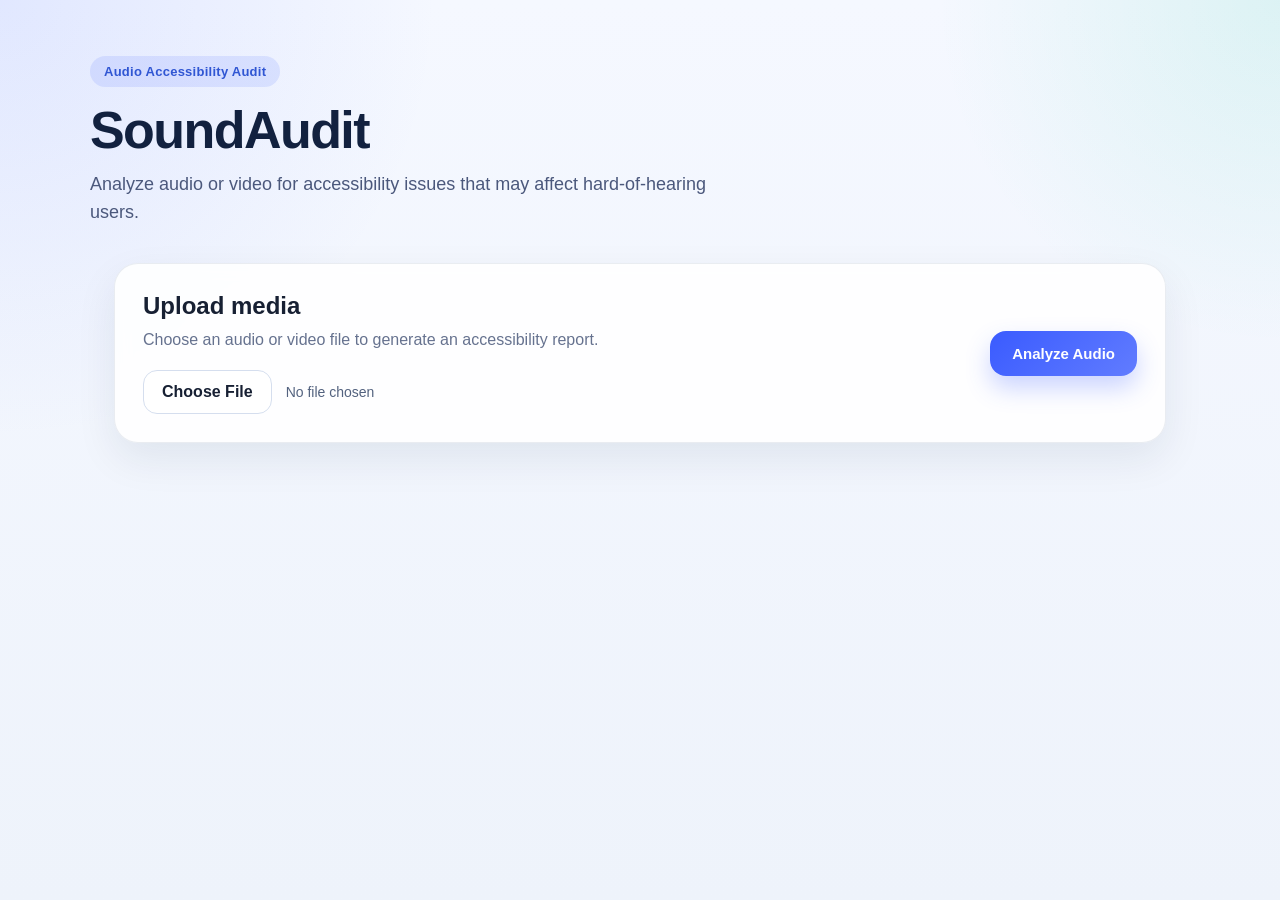
<file: frontend/index.html>
<!DOCTYPE html>
<html lang="en">
<head>
  <meta charset="UTF-8" />
  <meta name="viewport" content="width=device-width, initial-scale=1.0" />
  <title>SoundAudit</title>
  <link rel="stylesheet" href="style.css" />
</head>
<body>
  <div class="page-shell">
    <header class="hero">
      <div class="hero-text">
        <span class="badge">Audio Accessibility Audit</span>
        <h1>SoundAudit</h1>
        <p>
          Analyze audio or video for accessibility issues that may affect
          hard-of-hearing users.
        </p>
      </div>
    </header>

    <main class="container">
      <section class="upload-card">
        <div class="upload-left">
          <h2>Upload media</h2>
          <p class="subtext">
            Choose an audio or video file to generate an accessibility report.
          </p>

          <div class="upload-row">
            <label for="fileInput" class="custom-file-button">Choose File</label>
            <input type="file" id="fileInput" accept="audio/*,video/*" />
            <span id="fileName" class="file-name">No file chosen</span>
          </div>
        </div>

        <div class="upload-right">
          <button id="analyzeBtn" onclick="uploadFile()">Analyze Audio</button>
        </div>
      </section>

      <section id="loadingCard" class="loading-card hidden">
        <div class="loading-header">
          <h3>Analyzing your file...</h3>
          <span id="progressPercent">0%</span>
        </div>

        <div class="progress-bar-wrapper">
          <div id="progressBar" class="progress-bar"></div>
        </div>

        <div class="loading-meta">
          <p id="loadingStage">Preparing upload...</p>
          <p class="loading-note">
            This is a live progress indicator for the analysis flow.
          </p>
        </div>
      </section>

      <section id="results" class="results hidden">
        <div class="results-top">
          <div class="score-card">
            <p class="score-label">Accessibility Score</p>
            <div class="score-ring" id="scoreRing">
              <span id="scoreValue">--</span>
            </div>
            <button onclick="downloadReport()" class="secondary-button">Download Report</button>
            <p id="scoreSummary" class="score-summary">Waiting for report...</p>
          </div>

          <div class="summary-card">
            <h3>Overview</h3>
            <div class="metric-grid">
              <div class="metric-box">
                <span class="metric-title">Speech speed</span>
                <span class="metric-value"><span id="speechSpeed">--</span> WPM</span>
              </div>

              <div class="metric-box">
                <span class="metric-title">Background noise</span>
                <span class="metric-value" id="backgroundNoise">--</span>
              </div>

              <div class="metric-box">
                <span class="metric-title">Languages</span>
                <span class="metric-value" id="languageCount">--</span>
              </div>

              <div class="metric-box">
                <span class="metric-title">Status</span>
                <span class="metric-value" id="reportStatus">--</span>
              </div>
            </div>
          </div>
        </div>

        <div class="results-grid">
          <section class="panel">
            <h3>Languages Detected</h3>
            <div id="languages" class="chip-list"></div>
          </section>

          <section class="panel">
            <h3>Warnings</h3>
            <ul id="warnings" class="styled-list"></ul>
          </section>

          <section class="panel">
            <h3>Recommendations</h3>
            <ul id="recommendations" class="styled-list"></ul>
          </section>

          <section class="panel timeline-panel">
            <h3>Accessibility Issues Timeline</h3>
            <div id="issuesTimeline" class="timeline"></div>
          </section>

          <section class="panel transcript-panel">
            <h3>Transcript</h3>

            <div class="transcript-legend">
                <span><b class="legend-dot high"></b> High issue</span>
                <span><b class="legend-dot medium"></b> Medium issue</span>
                <span><b class="legend-dot low"></b> Low issue</span>
            </div>

            <div id="transcript" class="interactive-transcript"></div>
            </section>
        </div>
      </section>
    </main>
  </div>
  <div id="floatingTooltip" class="floating-tooltip hidden"></div>
  <script src="app.js"></script>
</body>
</html>
</file>
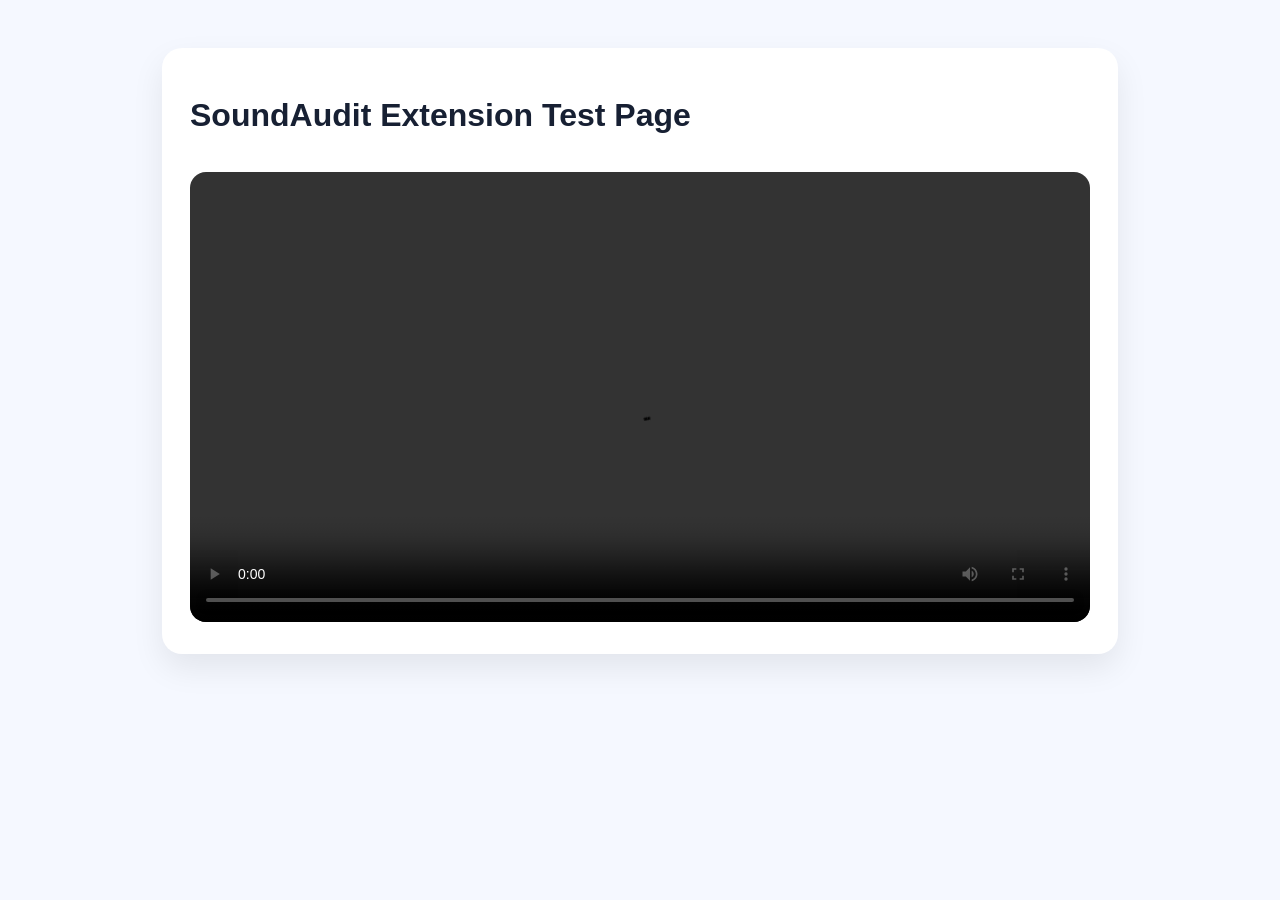
<file: test-video-bad-audio.html>
<!DOCTYPE html>
<html>
<head><meta charset="UTF-8"><title>SoundAudit Extension Test Page</title>
<style>
body{font-family:Arial,sans-serif;background:#f5f8ff;color:#172033;padding:40px}
main{max-width:900px;margin:auto;background:white;padding:28px;border-radius:20px;box-shadow:0 14px 32px rgba(0,0,0,.08)}
video{width:100%;border-radius:16px;margin-top:16px}
code{background:#eef4ff;padding:3px 6px;border-radius:6px}
</style></head>
<body><main>
<h1>SoundAudit Extension Test Page</h1>
<video controls src="soundaudit_bad_audio_extension_test.mp4"></video>
</main></body></html>
</file>
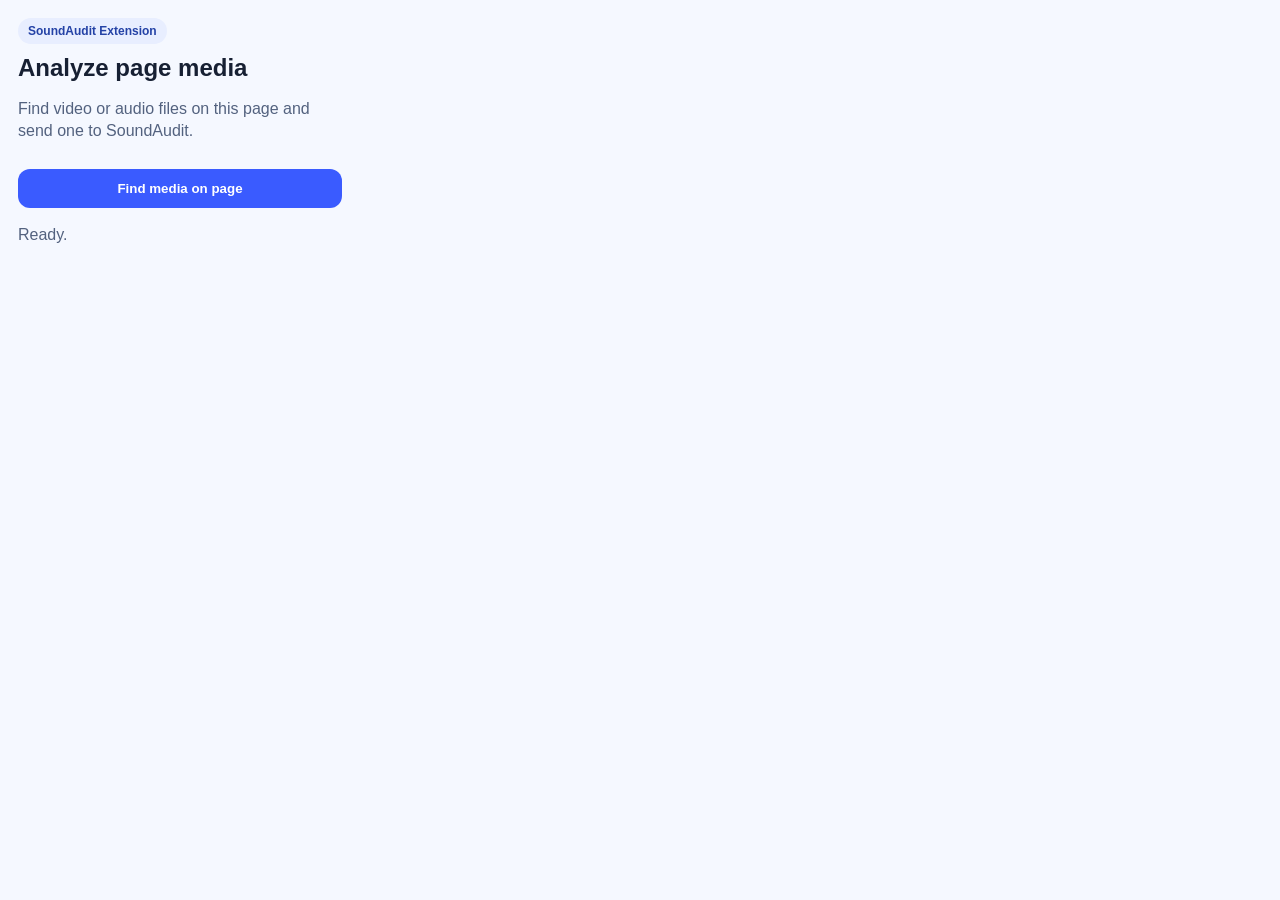
<file: extension/popup.html>
<!DOCTYPE html>
<html>
<head>
  <title>SoundAudit</title>
  <link rel="stylesheet" href="style.css">
</head>
<body>
  <main>
    <div class="badge">SoundAudit Extension</div>

    <h1>Analyze page media</h1>

    <p class="description">
      Find video or audio files on this page and send one to SoundAudit.
    </p>

    <button id="scanBtn">Find media on page</button>

    <p id="status">Ready.</p>

    <section id="mediaSection" class="hidden">
      <h2>Detected media</h2>
      <div id="mediaList"></div>
    </section>

    <section id="loadingSection" class="hidden">
      <h2>Analyzing...</h2>
      <div class="progress-wrapper">
        <div id="progressBar"></div>
      </div>
      <p id="loadingText">Sending media to backend...</p>
    </section>

    <section id="resultSection" class="hidden">
    <h2>Report</h2>

    <div class="score-box">
        <span id="score">--</span>
        <small>/100</small>
    </div>

    <p><strong>Speech speed:</strong> <span id="speechSpeed">--</span> WPM</p>
    <p><strong>Background noise:</strong> <span id="backgroundNoise">--</span></p>
    <p><strong>Languages:</strong> <span id="languageCount">--</span></p>

    <h3>Issues</h3>
    <div id="issues"></div>

    <button id="fullReportBtn" class="secondary">Open Full Analysis</button>
    <button id="saveBtn" class="secondary">Save Report</button>
    </section>
  </main>

  <script src="popup.js"></script>
</body>
</html>
</file>
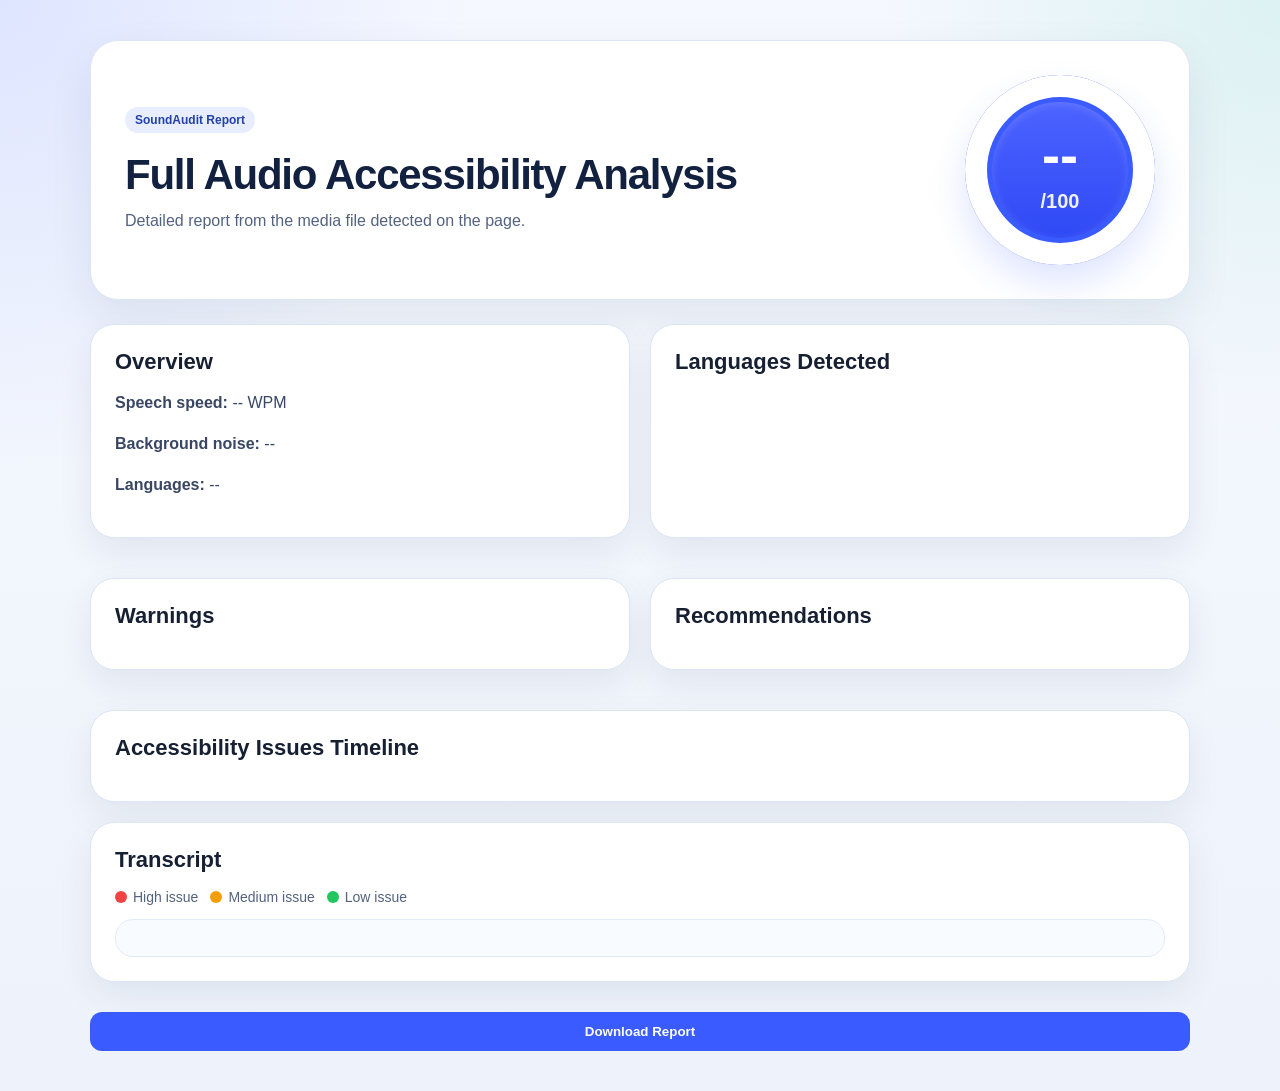
<file: extension/report.html>
<!DOCTYPE html>
<html>
<head>
  <title>SoundAudit Full Report</title>
  <link rel="stylesheet" href="style.css">
</head>
<body class="report-page">
  <main class="full-report">
    <header class="report-hero">
      <div>
        <div class="badge">SoundAudit Report</div>
        <h1>Full Audio Accessibility Analysis</h1>
        <p>Detailed report from the media file detected on the page.</p>
      </div>

      <div class="big-score">
        <span id="score">--</span>
        <small>/100</small>
      </div>
    </header>

    <section class="report-grid">
      <div class="report-card">
        <h2>Overview</h2>
        <p><strong>Speech speed:</strong> <span id="speechSpeed">--</span> WPM</p>
        <p><strong>Background noise:</strong> <span id="backgroundNoise">--</span></p>
        <p><strong>Languages:</strong> <span id="languageCount">--</span></p>
      </div>

      <div class="report-card">
        <h2>Languages Detected</h2>
        <div id="languages"></div>
      </div>

      <div class="report-card">
        <h2>Warnings</h2>
        <ul id="warnings"></ul>
      </div>

      <div class="report-card">
        <h2>Recommendations</h2>
        <ul id="recommendations"></ul>
      </div>
    </section>

    <section class="report-card">
      <h2>Accessibility Issues Timeline</h2>
      <div id="issuesTimeline"></div>
    </section>

    <section class="report-card">
      <h2>Transcript</h2>

      <div class="transcript-legend">
        <span><b class="legend-dot high"></b> High issue</span>
        <span><b class="legend-dot medium"></b> Medium issue</span>
        <span><b class="legend-dot low"></b> Low issue</span>
      </div>

      <div id="transcript" class="interactive-transcript"></div>
    </section>

    <button id="downloadBtn">Download Report</button>
  </main>

  <div id="floatingTooltip" class="floating-tooltip hidden"></div>

  <script src="report.js"></script>
</body>
</html>
</file>
<file: frontend/style.css>
* {
  box-sizing: border-box;
}

body {
  margin: 0;
  font-family: Inter, Arial, sans-serif;
  color: #172033;
  background:
    radial-gradient(circle at top left, rgba(80, 112, 255, 0.12), transparent 28%),
    radial-gradient(circle at top right, rgba(0, 193, 148, 0.10), transparent 22%),
    linear-gradient(180deg, #f5f8ff 0%, #eef3fb 100%);
  min-height: 100vh;
}

.page-shell {
  min-height: 100vh;
}

.hero {
  padding: 56px 24px 18px;
}

.hero-text {
  max-width: 1100px;
  margin: 0 auto;
}

.badge {
  display: inline-block;
  padding: 8px 14px;
  border-radius: 999px;
  background: rgba(58, 91, 255, 0.12);
  color: #3056d3;
  font-size: 13px;
  font-weight: 700;
  letter-spacing: 0.02em;
  margin-bottom: 16px;
}

.hero h1 {
  margin: 0 0 12px;
  font-size: 52px;
  line-height: 1.05;
  letter-spacing: -0.03em;
  color: #12213f;
}

.hero p {
  margin: 0;
  max-width: 650px;
  font-size: 18px;
  line-height: 1.6;
  color: #4b587c;
}

.container {
  max-width: 1100px;
  margin: 0 auto;
  padding: 18px 24px 60px;
}

.upload-card,
.loading-card,
.score-card,
.summary-card,
.panel {
  background: rgba(255, 255, 255, 0.88);
  border: 1px solid rgba(148, 163, 184, 0.20);
  border-radius: 24px;
  box-shadow: 0 16px 40px rgba(18, 33, 63, 0.08);
  backdrop-filter: blur(8px);
}

.upload-card {
  display: flex;
  justify-content: space-between;
  align-items: center;
  gap: 24px;
  padding: 28px;
  margin-bottom: 24px;
}

.upload-left h2 {
  margin: 0 0 8px;
  font-size: 24px;
}

.subtext {
  margin: 0 0 18px;
  color: #66728f;
  line-height: 1.5;
}

.upload-row {
  display: flex;
  flex-wrap: wrap;
  align-items: center;
  gap: 14px;
}

input[type="file"] {
  display: none;
}

.custom-file-button {
  display: inline-flex;
  align-items: center;
  justify-content: center;
  padding: 12px 18px;
  border-radius: 14px;
  background: #ffffff;
  border: 1px solid #d5deee;
  cursor: pointer;
  font-weight: 600;
  transition: 0.2s ease;
}

.custom-file-button:hover {
  border-color: #9ab0e8;
  transform: translateY(-1px);
}

.file-name {
  color: #53627f;
  font-size: 14px;
  word-break: break-word;
}

.upload-right {
  display: flex;
  align-items: center;
}

button {
  border: none;
  outline: none;
  cursor: pointer;
  border-radius: 16px;
  padding: 14px 22px;
  font-size: 15px;
  font-weight: 700;
  color: white;
  background: linear-gradient(135deg, #3a5bff 0%, #617cff 100%);
  box-shadow: 0 12px 24px rgba(58, 91, 255, 0.26);
  transition: transform 0.2s ease, box-shadow 0.2s ease, opacity 0.2s ease;
}

button:hover {
  transform: translateY(-2px);
  box-shadow: 0 16px 28px rgba(58, 91, 255, 0.30);
}

button:disabled {
  opacity: 0.7;
  cursor: not-allowed;
  transform: none;
}

.loading-card {
  padding: 24px 26px;
  margin-bottom: 24px;
}

.loading-header {
  display: flex;
  justify-content: space-between;
  align-items: center;
  gap: 12px;
  margin-bottom: 14px;
}

.loading-header h3 {
  margin: 0;
}

#progressPercent {
  font-weight: 700;
  color: #3056d3;
}

.progress-bar-wrapper {
  width: 100%;
  height: 14px;
  background: #e5ebf8;
  border-radius: 999px;
  overflow: hidden;
  margin-bottom: 14px;
}

.progress-bar {
  width: 0%;
  height: 100%;
  border-radius: 999px;
  background: linear-gradient(90deg, #3a5bff 0%, #00c194 100%);
  transition: width 0.35s ease;
}

.loading-meta {
  display: flex;
  justify-content: space-between;
  align-items: center;
  gap: 14px;
  flex-wrap: wrap;
}

#loadingStage {
  margin: 0;
  font-weight: 600;
  color: #223252;
}

.loading-note {
  margin: 0;
  color: #6a7895;
  font-size: 14px;
}

.results-top {
  display: grid;
  grid-template-columns: 320px 1fr;
  gap: 24px;
  margin-bottom: 24px;
}

.score-card {
  padding: 28px;
  text-align: center;
}

.score-label {
  margin: 0 0 18px;
  color: #66728f;
  font-weight: 600;
}

.score-ring {
  width: 170px;
  height: 170px;
  margin: 0 auto 16px;
  border-radius: 50%;
  display: flex;
  align-items: center;
  justify-content: center;
  background: conic-gradient(#3a5bff 0deg, #dfe8fb 0deg);
  position: relative;
}

.score-ring::before {
  content: "";
  position: absolute;
  width: 128px;
  height: 128px;
  border-radius: 50%;
  background: white;
}

.score-ring span {
  position: relative;
  z-index: 1;
  font-size: 40px;
  font-weight: 800;
  color: #12213f;
}

.score-summary {
  margin: 0;
  color: #4f5d7d;
  line-height: 1.5;
}

.summary-card {
  padding: 28px;
}

.summary-card h3 {
  margin-top: 0;
  margin-bottom: 18px;
}

.metric-grid {
  display: grid;
  grid-template-columns: repeat(2, minmax(0, 1fr));
  gap: 16px;
}

.metric-box {
  padding: 18px;
  border-radius: 18px;
  background: #f6f9ff;
  border: 1px solid #e0e9f7;
}

.metric-title {
  display: block;
  font-size: 13px;
  font-weight: 700;
  color: #66728f;
  margin-bottom: 8px;
  text-transform: uppercase;
  letter-spacing: 0.04em;
}

.metric-value {
  display: block;
  font-size: 20px;
  font-weight: 700;
  color: #172033;
}

.results-grid {
  display: grid;
  grid-template-columns: 1fr 1fr;
  gap: 24px;
}

.panel {
  padding: 24px;
}

.panel h3 {
  margin-top: 0;
  margin-bottom: 16px;
}

.transcript-panel {
  grid-column: 1 / -1;
}

.chip-list {
  display: flex;
  flex-wrap: wrap;
  gap: 12px;
}

.language-chip {
  padding: 12px 14px;
  border-radius: 999px;
  background: #eef4ff;
  color: #2442a6;
  border: 1px solid #d5e2ff;
  font-weight: 600;
  font-size: 14px;
}

.styled-list {
  margin: 0;
  padding-left: 18px;
  color: #394764;
}

.styled-list li {
  margin-bottom: 12px;
  line-height: 1.55;
}

pre {
  margin: 0;
  white-space: pre-wrap;
  word-wrap: break-word;
  line-height: 1.7;
  background: #f8fbff;
  border: 1px solid #e3ebf7;
  padding: 18px;
  border-radius: 18px;
  color: #26344f;
  max-height: 420px;
  overflow-y: auto;
}

.hidden {
  display: none !important;
}

@media (max-width: 900px) {
  .results-top {
    grid-template-columns: 1fr;
  }

  .results-grid {
    grid-template-columns: 1fr;
  }

  .hero h1 {
    font-size: 40px;
  }
}

@media (max-width: 700px) {
  .upload-card {
    flex-direction: column;
    align-items: stretch;
  }

  .upload-right {
    width: 100%;
  }

  .upload-right button {
    width: 100%;
  }

  .metric-grid {
    grid-template-columns: 1fr;
  }

  .score-ring {
    width: 150px;
    height: 150px;
  }

  .score-ring::before {
    width: 112px;
    height: 112px;
  }
}

.timeline-panel {
  grid-column: 1 / -1;
}

.timeline {
  display: flex;
  flex-direction: column;
  gap: 16px;
}

.timeline-item {
  display: grid;
  grid-template-columns: 18px 1fr;
  gap: 14px;
  align-items: start;
}

.timeline-dot {
  width: 14px;
  height: 14px;
  border-radius: 50%;
  margin-top: 5px;
  background: #94a3b8;
}

.timeline-dot.high {
  background: #ef4444;
}

.timeline-dot.medium {
  background: #f59e0b;
}

.timeline-dot.low {
  background: #00b884;
}

.timeline-content {
  background: #f8fbff;
  border: 1px solid #e3ebf7;
  border-radius: 16px;
  padding: 16px;
}

.timeline-header {
  display: flex;
  justify-content: space-between;
  gap: 12px;
  margin-bottom: 8px;
}

.timeline-header span {
  color: #66728f;
  font-size: 14px;
  font-weight: 600;
}

.timeline-content p {
  margin: 0 0 10px;
  color: #394764;
  line-height: 1.5;
}

.severity-pill {
  display: inline-block;
  padding: 5px 10px;
  border-radius: 999px;
  font-size: 12px;
  font-weight: 700;
}

.severity-pill.high {
  background: #fee2e2;
  color: #b91c1c;
}

.severity-pill.medium {
  background: #fef3c7;
  color: #92400e;
}

.severity-pill.low {
  background: #dcfce7;
  color: #166534;
}

.interactive-transcript {
  margin: 0;
  line-height: 1.9;
  background: #f8fbff;
  border: 1px solid #e3ebf7;
  padding: 18px;
  border-radius: 18px;
  color: #26344f;
  max-height: 420px;
  overflow-y: auto;
  font-family: ui-monospace, SFMono-Regular, Menlo, Monaco, Consolas, monospace;
  font-size: 14px;
}

.transcript-segment {
  position: relative;
  border-radius: 6px;
  padding: 2px 4px;
  margin-right: 2px;
  cursor: default;
}

.transcript-segment.none {
  background: transparent;
}

.transcript-segment.low {
  background: #dcfce7;
  border-bottom: 2px solid #22c55e;
}

.transcript-segment.medium {
  background: #fef3c7;
  border-bottom: 2px solid #f59e0b;
}

.transcript-segment.high {
  background: #fee2e2;
  border-bottom: 2px solid #ef4444;
}

.transcript-segment[data-tooltip] {
  cursor: help;
}

.transcript-legend {
  display: flex;
  flex-wrap: wrap;
  gap: 12px;
  margin-bottom: 14px;
  color: #53627f;
  font-size: 14px;
}

.transcript-legend span {
  display: inline-flex;
  align-items: center;
  gap: 6px;
}

.legend-dot {
  width: 12px;
  height: 12px;
  border-radius: 999px;
  display: inline-block;
}

.legend-dot.high {
  background: #ef4444;
}

.legend-dot.medium {
  background: #f59e0b;
}

.legend-dot.low {
  background: #22c55e;
}

.floating-tooltip {
  position: fixed;
  z-index: 9999;
  max-width: 340px;
  white-space: pre-line;
  background: #111827;
  color: white;
  padding: 12px 14px;
  border-radius: 12px;
  font-family: Inter, Arial, sans-serif;
  font-size: 13px;
  line-height: 1.45;
  box-shadow: 0 14px 30px rgba(17, 24, 39, 0.28);
  pointer-events: none;
}
</file>
<file: extension/style.css>
* {
  box-sizing: border-box;
}

body {
  margin: 0;
  font-family: Arial, sans-serif;
  background: #f5f8ff;
  color: #172033;
}

/* -------------------- */
/* POPUP ONLY */
/* -------------------- */

body:not(.report-page) main {
  width: 360px;
  padding: 18px;
}

.badge {
  display: inline-block;
  background: #e8eeff;
  color: #2442a6;
  padding: 6px 10px;
  border-radius: 999px;
  font-size: 12px;
  font-weight: 700;
  margin-bottom: 10px;
}

h1 {
  font-size: 24px;
  margin: 0 0 8px;
}

h2 {
  font-size: 17px;
  margin: 18px 0 10px;
}

h3 {
  font-size: 15px;
  margin: 16px 0 8px;
}

.description,
#status {
  color: #53627f;
  line-height: 1.4;
}

button {
  width: 100%;
  border: none;
  border-radius: 12px;
  padding: 12px;
  margin-top: 10px;
  background: #3a5bff;
  color: white;
  font-weight: 700;
  cursor: pointer;
}

button:hover {
  background: #2442d8;
}

button:disabled {
  background: #aeb8d6;
  cursor: not-allowed;
}

button.secondary {
  background: #e8eeff;
  color: #2442a6;
}

.media-card,
.issue-card {
  background: white;
  border: 1px solid #dbe5f4;
  border-radius: 14px;
  padding: 12px;
  margin-bottom: 12px;
}

.media-type {
  float: right;
  font-size: 12px;
  color: #53627f;
  background: #eef4ff;
  padding: 3px 8px;
  border-radius: 999px;
}

.url {
  font-size: 12px;
  color: #53627f;
  word-break: break-all;
}

.warning {
  color: #92400e;
  background: #fef3c7;
  border-radius: 10px;
  padding: 8px;
  font-size: 12px;
}

.progress-wrapper {
  height: 12px;
  background: #e5ebf8;
  border-radius: 999px;
  overflow: hidden;
}

#progressBar {
  width: 0%;
  height: 100%;
  background: linear-gradient(90deg, #3a5bff, #00b884);
  transition: width 0.25s ease;
}

.score-box {
  font-size: 42px;
  font-weight: 800;
  color: #12213f;
  margin: 8px 0 12px;
}

.score-box small {
  font-size: 16px;
  color: #53627f;
}

.issue-header {
  display: flex;
  justify-content: space-between;
  gap: 8px;
}

.issue-header span {
  color: #53627f;
  font-size: 12px;
  font-weight: 700;
}

.issue-card p {
  color: #394764;
  line-height: 1.4;
  margin: 8px 0;
}

.issue-card em,
.full-issue-card em {
  display: inline-block;
  font-style: normal;
  padding: 5px 10px;
  border-radius: 999px;
  font-size: 12px;
  font-weight: 700;
}

.issue-card em.high,
.full-issue-card em.high {
  background: #fee2e2;
  color: #b91c1c;
}

.issue-card em.medium,
.full-issue-card em.medium {
  background: #fef3c7;
  color: #92400e;
}

.issue-card em.low,
.full-issue-card em.low {
  background: #dcfce7;
  color: #166534;
}

/* -------------------- */
/* FULL REPORT PAGE */
/* -------------------- */

.report-page {
  min-height: 100vh;
  padding: 40px 24px;
  background:
    radial-gradient(circle at top left, rgba(58, 91, 255, 0.12), transparent 28%),
    radial-gradient(circle at top right, rgba(0, 184, 132, 0.10), transparent 24%),
    linear-gradient(180deg, #f5f8ff 0%, #eef3fb 100%);
}

.report-page .full-report {
  width: 100%;
  max-width: 1100px;
  margin: 0 auto;
}

.report-hero {
  display: grid;
  grid-template-columns: 1fr 220px;
  gap: 28px;
  align-items: center;
  background: white;
  border: 1px solid #dbe5f4;
  border-radius: 28px;
  padding: 34px;
  box-shadow: 0 18px 45px rgba(18, 33, 63, 0.08);
  margin-bottom: 24px;
}

.report-hero h1 {
  font-size: 42px;
  line-height: 1.05;
  letter-spacing: -0.03em;
  margin: 10px 0 12px;
  color: #12213f;
}

.report-hero p {
  color: #53627f;
  font-size: 16px;
  line-height: 1.5;
  margin: 0;
}

.big-score {
  width: 190px;
  height: 190px;
  border-radius: 50%;
  background: conic-gradient(#3a5bff 360deg, #dfe8fb 0deg);
  display: flex;
  flex-direction: column;
  align-items: center;
  justify-content: center;
  justify-self: end;
  color: #12213f;
  box-shadow: inset 0 0 0 22px white, 0 18px 35px rgba(58, 91, 255, 0.16);
}

.big-score span {
  font-size: 54px;
  font-weight: 900;
  line-height: 1;
}

.big-score small {
  margin-top: 6px;
  font-size: 18px;
  font-weight: 800;
  color: #53627f;
}

.report-grid {
  display: grid;
  grid-template-columns: repeat(2, minmax(0, 1fr));
  gap: 20px;
  margin-bottom: 20px;
}

.report-card {
  background: white;
  border: 1px solid #dbe5f4;
  border-radius: 24px;
  padding: 24px;
  box-shadow: 0 14px 36px rgba(18, 33, 63, 0.07);
  margin-bottom: 20px;
}

.report-card h2 {
  font-size: 22px;
  margin: 0 0 16px;
  color: #172033;
}

.report-card p {
  color: #394764;
  line-height: 1.55;
}

.report-card ul {
  margin: 0;
  padding-left: 20px;
  color: #394764;
}

.report-card li {
  margin-bottom: 10px;
  line-height: 1.5;
}

.language-chip {
  display: inline-block;
  padding: 10px 13px;
  border-radius: 999px;
  background: #eef4ff;
  color: #2442a6;
  border: 1px solid #d5e2ff;
  font-weight: 700;
  margin: 4px 6px 4px 0;
}

.full-issue-card {
  background: #f8fbff;
  border: 1px solid #dbe5f4;
  border-radius: 18px;
  padding: 18px;
  margin-bottom: 14px;
}

.full-issue-card .issue-header strong {
  font-size: 16px;
}

.full-issue-card .issue-header span {
  font-size: 14px;
}

.full-issue-card p {
  margin: 10px 0;
}

/* -------------------- */
/* INTERACTIVE TRANSCRIPT */
/* -------------------- */

.interactive-transcript {
  margin: 0;
  line-height: 1.9;
  background: #f8fbff;
  border: 1px solid #e3ebf7;
  padding: 18px;
  border-radius: 18px;
  color: #26344f;
  max-height: 520px;
  overflow-y: auto;
  font-family: ui-monospace, SFMono-Regular, Menlo, Monaco, Consolas, monospace;
  font-size: 14px;
}

.transcript-segment {
  position: relative;
  border-radius: 6px;
  padding: 2px 4px;
  margin-right: 2px;
  cursor: default;
}

.transcript-segment.none {
  background: transparent;
}

.transcript-segment.low {
  background: #dcfce7;
  border-bottom: 2px solid #22c55e;
}

.transcript-segment.medium {
  background: #fef3c7;
  border-bottom: 2px solid #f59e0b;
}

.transcript-segment.high {
  background: #fee2e2;
  border-bottom: 2px solid #ef4444;
}

.transcript-segment[data-tooltip] {
  cursor: help;
}

.transcript-legend {
  display: flex;
  flex-wrap: wrap;
  gap: 12px;
  margin-bottom: 14px;
  color: #53627f;
  font-size: 14px;
}

.transcript-legend span {
  display: inline-flex;
  align-items: center;
  gap: 6px;
}

.legend-dot {
  width: 12px;
  height: 12px;
  border-radius: 999px;
  display: inline-block;
}

.legend-dot.high {
  background: #ef4444;
}

.legend-dot.medium {
  background: #f59e0b;
}

.legend-dot.low {
  background: #22c55e;
}

.floating-tooltip {
  position: fixed;
  z-index: 9999;
  max-width: 360px;
  white-space: pre-line;
  background: #111827;
  color: white;
  padding: 12px 14px;
  border-radius: 12px;
  font-family: Arial, sans-serif;
  font-size: 13px;
  line-height: 1.45;
  box-shadow: 0 14px 30px rgba(17, 24, 39, 0.28);
  pointer-events: none;
}

/* Hide old CSS tooltip if it still exists */
.transcript-segment[data-tooltip]::after,
.transcript-segment[data-tooltip]::before {
  display: none !important;
  content: none !important;
}

/* -------------------- */
/* RESPONSIVE */
/* -------------------- */

@media (max-width: 800px) {
  .report-hero {
    grid-template-columns: 1fr;
  }

  .big-score {
    justify-self: start;
  }

  .report-grid {
    grid-template-columns: 1fr;
  }

  .report-hero h1 {
    font-size: 34px;
  }
}

.hidden {
  display: none !important;
}

.big-score {
  width: 190px;
  height: 190px;
  border-radius: 50%;
  background: conic-gradient(#3a5bff 360deg, #dfe8fb 0deg);
  display: flex;
  flex-direction: column;
  align-items: center;
  justify-content: center;
  justify-self: end;
  box-shadow: inset 0 0 0 22px white, 0 18px 35px rgba(58, 91, 255, 0.16);
  position: relative;
}

.big-score::before {
  content: "";
  position: absolute;
  width: 136px;
  height: 136px;
  border-radius: 50%;
  background: linear-gradient(180deg, #4c63ff 0%, #2f49f5 100%);
  box-shadow: inset 0 2px 10px rgba(255, 255, 255, 0.15);
}

.big-score span {
  position: relative;
  z-index: 1;
  font-size: 54px;
  font-weight: 900;
  line-height: 1;
  color: white;
}

.big-score small {
  position: relative;
  z-index: 1;
  margin-top: 8px;
  font-size: 20px;
  font-weight: 800;
  color: rgba(255, 255, 255, 0.92);
}
</file>
